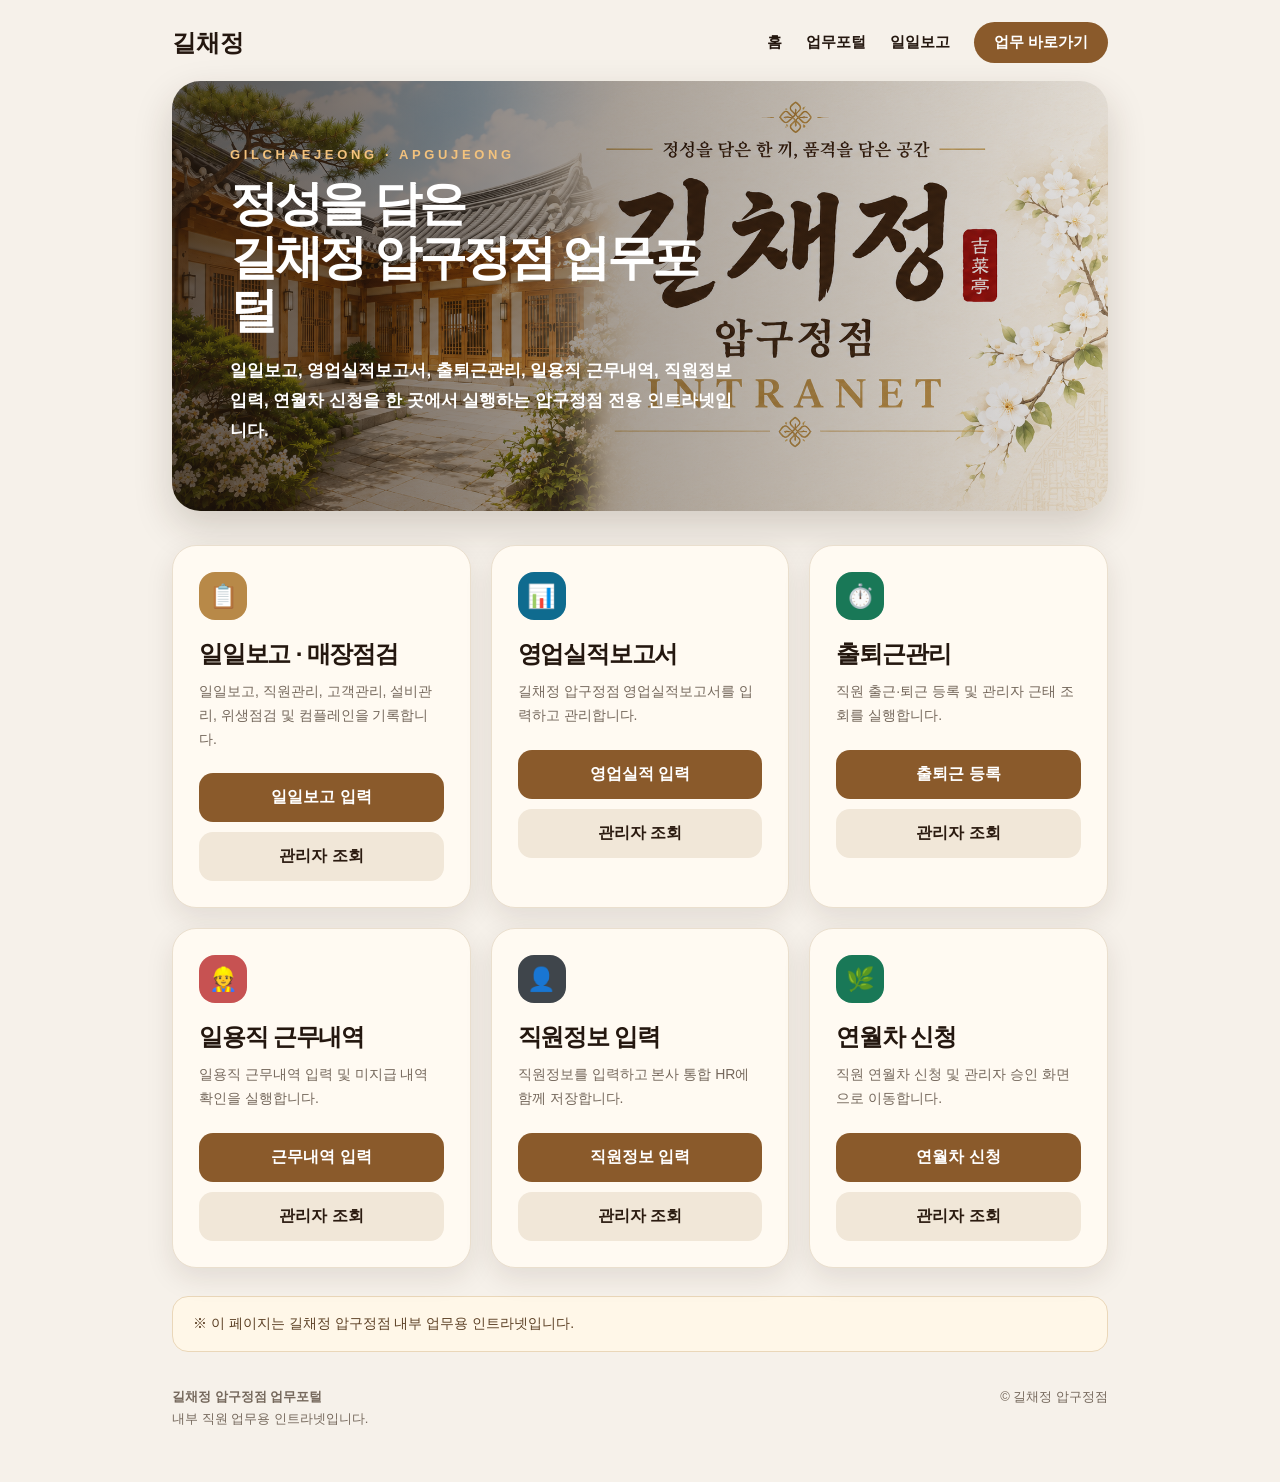
<file: index.html>
<!DOCTYPE html>
<html lang="ko">
<head>
<meta charset="UTF-8">
<meta name="viewport" content="width=device-width, initial-scale=1.0">

<title>길채정 압구정점 업무포털</title>

<link rel="manifest" href="manifest.json">
<meta name="theme-color" content="#2b1d12">
<link rel="apple-touch-icon" href="images/icon-192.png">

<style>

*{
  box-sizing:border-box;
}

body{
  margin:0;
  background:#f6f1ea;
  font-family:-apple-system,BlinkMacSystemFont,"Segoe UI","Noto Sans KR",Arial,sans-serif;
  color:#24170f;
}

a{
  text-decoration:none;
  color:inherit;
}

.badge-link{
  position:relative;
}

.badge-link{
  position:relative;
}

.unpaid-badge{
  display:none;
  position:absolute;
  top:-8px;
  right:-8px;

  min-width:24px;
  height:24px;
  padding:0 6px;

  border-radius:999px;

  background:#d93025;
  color:#fff;

  font-size:12px;
  font-weight:700;

  align-items:center;
  justify-content:center;
}

.unpaid-badge{
  display:none;
  position:absolute;
  right:18px;
  top:50%;
  transform:translateY(-50%);
  min-width:26px;
  height:26px;
  border-radius:999px;
  background:#d93025;
  color:#fff;
  font-size:13px;
  font-weight:900;
  align-items:center;
  justify-content:center;
}

.page{
  max-width:980px;
  margin:0 auto;
  padding:22px;
}

/* =========================
   NAV
========================= */

.nav{
  display:flex;
  justify-content:space-between;
  align-items:center;
  margin-bottom:18px;
}

.logo{
  font-size:24px;
  font-weight:900;
}

.nav-links{
  display:flex;
  gap:24px;
  align-items:center;
  font-size:15px;
  font-weight:800;
}

.nav-btn{
  background:#8a5a2b;
  color:#fff;
  padding:11px 20px;
  border-radius:999px;
}

/* =========================
   HERO
========================= */

.hero{
  height:430px;
  border-radius:28px;
  overflow:hidden;

  background:
    linear-gradient(
      90deg,
      rgba(35,22,13,.72),
      rgba(35,22,13,.38),
      rgba(35,22,13,.12)
    ),
    url("images/hero-gilchaejeong.png")
    center/cover no-repeat;

  box-shadow:0 16px 38px rgba(52,32,16,.18);

  display:flex;
  align-items:center;
}

.hero-text{
  padding-left:58px;
  max-width:560px;
  color:#fff;
}


.eyebrow{
  color:#f3c27d;
  font-size:13px;
  font-weight:900;
  letter-spacing:.28em;
  margin-bottom:15px;
}

.hero h1{
  margin:0;
  font-size:48px;
  line-height:1.12;
  letter-spacing:-.07em;
}

.hero p{
  margin:18px 0 0;
  font-size:17px;
  line-height:1.75;
  font-weight:600;
}

/* =========================
   GRID
========================= */

.grid{
  margin-top:34px;
  display:grid;
  grid-template-columns:repeat(3,1fr);
  gap:20px;
}

.card{
  background:#fffaf2;
  border:1px solid #eadfce;
  border-radius:24px;
  padding:26px;
  box-shadow:0 10px 28px rgba(52,32,16,.10);
}

.icon{
  width:48px;
  height:48px;
  border-radius:16px;
  display:grid;
  place-items:center;
  color:#fff;
  font-size:23px;
  margin-bottom:18px;
}

.gold{background:#b88948}
.blue{background:#0f6b8f}
.green{background:#197857}
.red{background:#c75252}
.dark{background:#3f454b}

.card h2{
  margin:0 0 10px;
  font-size:24px;
  letter-spacing:-.05em;
}

.card p{
  margin:0 0 22px;
  color:#75685c;
  font-size:14px;
  line-height:1.7;
}

/* =========================
   BUTTON
========================= */

.btn{
  display:block;
  width:100%;
  padding:14px;
  border-radius:14px;
  background:#8a5a2b;
  color:#fff;
  font-weight:900;
  text-align:center;
}

.btn.sub{
  margin-top:10px;
  background:#f1e7d8;
  color:#2b1b10;
}

/* =========================
   NOTICE
========================= */

.notice{
  margin-top:28px;
  padding:18px 20px;
  border-radius:16px;
  background:#fff7e8;
  border:1px solid #ead7b9;
  color:#5c4025;
  font-size:14px;
}

/* =========================
   FOOTER
========================= */

footer{
  margin-top:34px;
  padding-bottom:30px;
  display:flex;
  justify-content:space-between;
  color:#75685c;
  font-size:13px;
  line-height:1.7;
}

/* =========================
   MOBILE
========================= */

@media(max-width:760px){

  .page{
    padding:14px;
  }

  .nav{
    display:none;
  }

  .hero{
    height:360px;

    border-radius:24px;

    background:
      linear-gradient(
        rgba(35,22,13,.58),
        rgba(35,22,13,.58)
      ),
      url("images/hero-gilchaejeong.png")
      center/cover no-repeat;
  }

  .hero-text{
    padding:28px;
  }

  .hero h1{
    font-size:34px;
  }

  .hero p{
    font-size:15px;
  }

  .grid{
    grid-template-columns:1fr;
    gap:16px;
  }

  footer{
    display:block;
  }

}

</style>
</head>

<body>

<div class="page">

  <nav class="nav">

    <div class="logo">
      길채정
    </div>

    <div class="nav-links">
      <a href="index.html">홈</a>
      <a href="#work">업무포털</a>
      <a href="store-manager.html">일일보고</a>

      <a class="nav-btn" href="#work">
        업무 바로가기
      </a>
    </div>

  </nav>

  <header class="hero">

    <div class="hero-text">

      <div class="eyebrow">
        GILCHAEJEONG · APGUJEONG
      </div>

      
      <h1>
        정성을 담은<br>
        길채정 압구정점 업무포털
      </h1>

      <p>
        일일보고, 영업실적보고서, 출퇴근관리,
        일용직 근무내역, 직원정보 입력,
        연월차 신청을 한 곳에서 실행하는
        압구정점 전용 인트라넷입니다.
      </p>

    </div>

  </header>

  <main id="work" class="grid">

    <!-- 일일보고 -->

    <article class="card">

      <div class="icon gold">📋</div>

      <h2>일일보고 · 매장점검</h2>

      <p>
        일일보고, 직원관리,
        고객관리, 설비관리,
        위생점검 및 컴플레인을 기록합니다.
      </p>

      <a class="btn"
         href="store-manager.html"
         target="_blank">

         일일보고 입력

      </a>

      <a class="btn sub"
         href="https://docs.google.com/spreadsheets/d/17y41ZvviLKDlKe4K0AzdbazpEMPMdLOhz4hcxQqJ4EI/edit?gid=1294398191#gid=1294398191"
         target="_blank">

         관리자 조회

      </a>

    </article>

    <!-- 영업실적 -->

    <article class="card">

      <div class="icon blue">📊</div>

      <h2>영업실적보고서</h2>

      <p>
        길채정 압구정점
        영업실적보고서를 입력하고 관리합니다.
      </p>

      <a class="btn"
         href="https://script.google.com/macros/s/AKfycbx-QNqhusp57z6cxhKLcTymf0z5gx7mHkt9kOrcLEGIfxN9b-kgNlk8qtZ_VLWv57dA/exec"
         target="_blank">

         영업실적 입력

      </a>

      <a class="btn sub"
         href="https://docs.google.com/spreadsheets/d/1mmesI8_0POeqRJwcdyugLauWL0ZH4boPQn4w9YbRiT8/edit?gid=949326317#gid=949326317"
         target="_blank">

         관리자 조회

      </a>

    </article>

    <!-- 출퇴근 -->

    <article class="card">

      <div class="icon green">⏱️</div>

      <h2>출퇴근관리</h2>

      <p>
        직원 출근·퇴근 등록 및
        관리자 근태 조회를 실행합니다.
      </p>

      <a class="btn"
         href="https://thebigkorea.github.io/gilchaejeong-apgujeong/?v=10"
         target="_blank">

         출퇴근 등록

      </a>

      <a class="btn sub"
   href="https://thebigkorea.github.io/gilchaejeong-apgujeong/admin.html"
   target="_blank">

   관리자 조회

</a>

    </article>

    <!-- 일용직 -->

    <article class="card">

      <div class="icon red">👷</div>

      <h2>일용직 근무내역</h2>

      <p>
        일용직 근무내역 입력 및
        미지급 내역 확인을 실행합니다.
      </p>

      <a class="btn badge-link"
   href="daily-worker.html"
   target="_blank">

  근무내역 입력

  <span
    id="dailyUnpaidBadge"
    class="unpaid-badge">
  </span>

</a>

      <a class="btn sub badge-link"
   href="https://docs.google.com/spreadsheets/d/1UQ-ZTX7m5vncD3vAes77sLsB8kFPOnH759jt5EcZZuY/edit?gid=2024602370#gid=2024602370"
   target="_blank">

  관리자 조회

  
</a>

    </article>

    <!-- 직원정보 -->

    <article class="card">

      <div class="icon dark">👤</div>

      <h2>직원정보 입력</h2>

      <p>
        직원정보를 입력하고
        본사 통합 HR에 함께 저장합니다.
      </p>

      <a class="btn"
         href="employee-info.html"
         target="_blank">

         직원정보 입력

      </a>

      <a class="btn sub"
         href="https://docs.google.com/spreadsheets/d/1102TMFN5UtSoGKbz-3ijUK3Hl51jpzHKax3TgR7edU4/edit?gid=832174032#gid=832174032"
         target="_blank">

          관리자 조회

      </a>

    </article>

    <!-- 연월차 -->

    <article class="card">

      <div class="icon green">🌿</div>

      <h2>연월차 신청</h2>

      <p>
        직원 연월차 신청 및
        관리자 승인 화면으로 이동합니다.
      </p>

      <a class="btn"
         href="https://thebigkorea.github.io/gilchaejeong-apgujeong-leave/index.html?v=4"
         target="_blank">

         연월차 신청

      </a>

      <a class="btn sub"
         href="https://docs.google.com/spreadsheets/d/1upE-5l2KEoUCJ1mY9NGdv5bnoGPQ-OXrxicNio0gNBs/edit?gid=227282284#gid=227282284"
         target="_blank">

         관리자 조회

      </a>

    </article>

  </main>

  <div class="notice">
    ※ 이 페이지는 길채정 압구정점 내부 업무용 인트라넷입니다.
  </div>

  <footer>

    <div>
      <strong>길채정 압구정점 업무포털</strong><br>
      내부 직원 업무용 인트라넷입니다.
    </div>

    <div>
      © 길채정 압구정점
    </div>

  </footer>

</div>

<script>

if("serviceWorker" in navigator){

  window.addEventListener("load",function(){

    navigator.serviceWorker.register("./service-worker.js");

  });

}

</script>


<script>
const DAILY_WORKER_API_URL =
  "https://script.google.com/macros/s/AKfycbzjJ4xzZl96Wi4AcYrfKrEzIl-gY5iEZCUEiZ_th51mD2Kq97G13z883QIMjFf99sQE3w/exec";

async function loadDailyUnpaidBadge() {
  const badges = document.querySelectorAll(".unpaid-badge");

  if (!badges.length) return;

  try {
    const res = await fetch(
      DAILY_WORKER_API_URL +
      "?action=getDailyUnpaidCount&t=" +
      Date.now(),
      { cache: "no-store" }
    );

    const data = await res.json();
    const count = Number(data.count || 0);

    badges.forEach(function(badge) {
      if (count > 0) {
        badge.textContent = count > 99 ? "99+" : String(count);
        badge.style.display = "flex";
      } else {
        badge.style.display = "none";
      }
    });

  } catch (e) {
    console.log("일용직 미지급 배지 조회 실패", e);
  }
}

window.addEventListener("load", loadDailyUnpaidBadge);
</script>

</body>
</html>
</file>
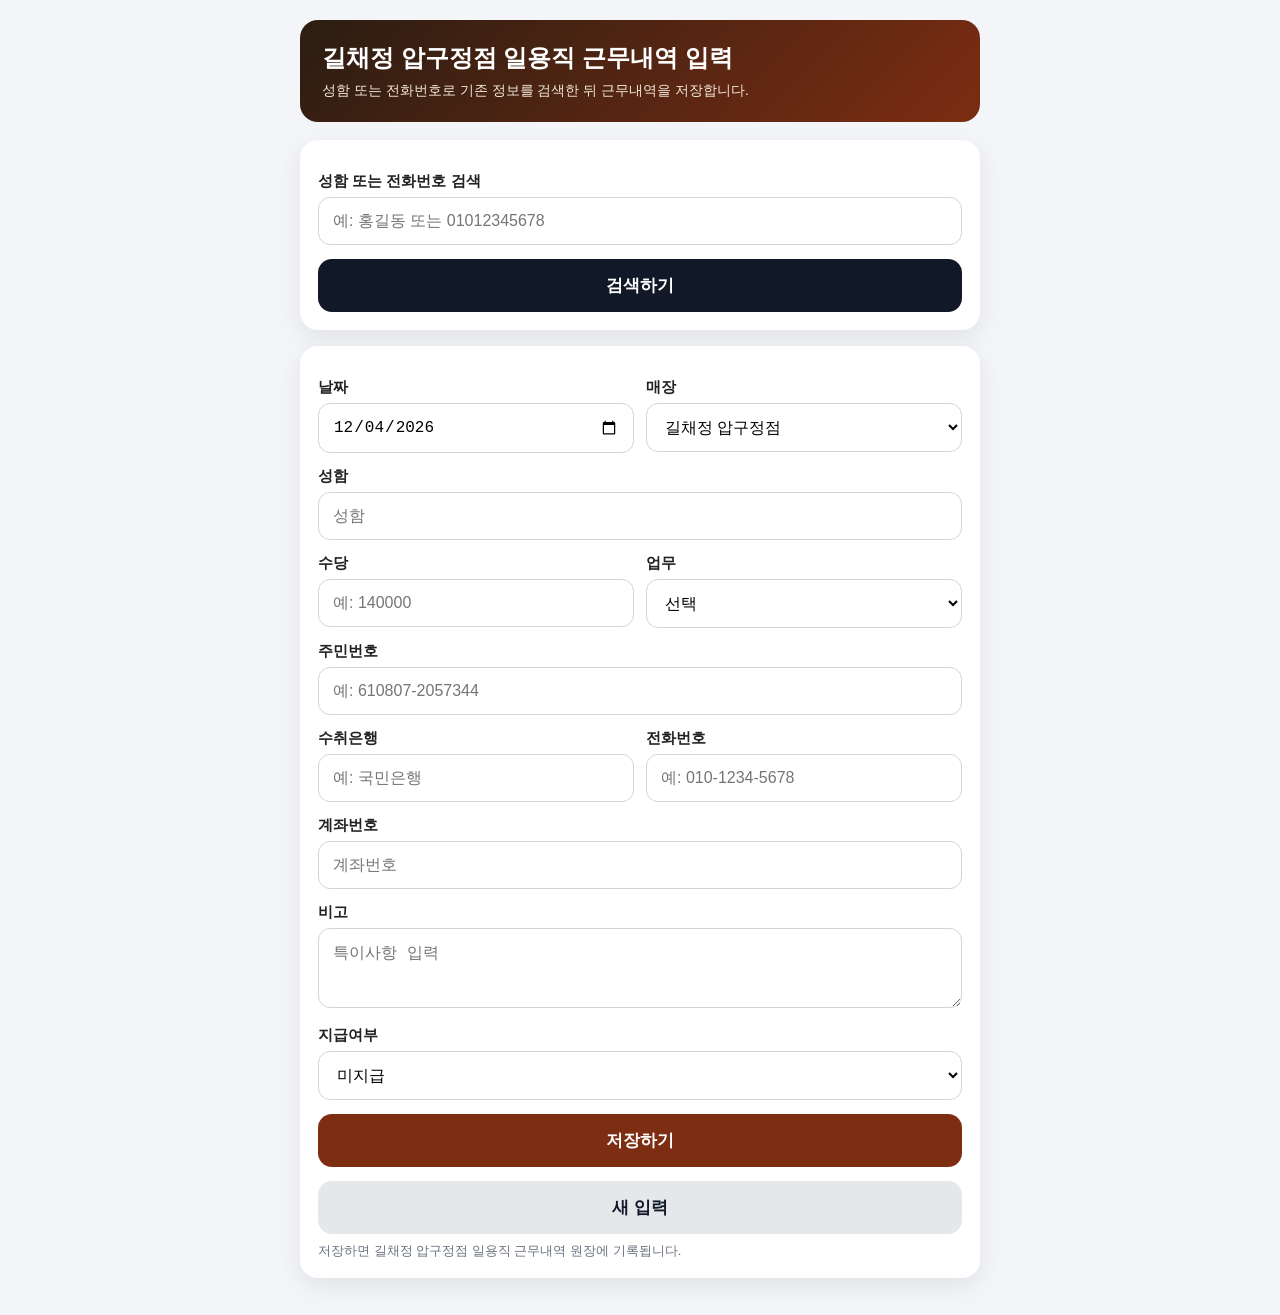
<file: daily-worker.html>
<!DOCTYPE html>
<html lang="ko">
<head>
<meta charset="UTF-8">
<meta name="viewport" content="width=device-width, initial-scale=1.0">
<title>길채정 압구정점 일용직 근무내역 입력</title>

<style>
*{box-sizing:border-box}

body{
  margin:0;
  font-family:Pretendard,-apple-system,BlinkMacSystemFont,"Segoe UI","Noto Sans KR",sans-serif;
  background:#f3f5f8;
  color:#222;
}

.wrap{
  max-width:720px;
  margin:0 auto;
  padding:20px;
}

.header{
  background:linear-gradient(135deg,#2b1d12,#7c2d12);
  color:white;
  padding:22px;
  border-radius:18px;
  margin-bottom:18px;
}

.header h1{
  margin:0;
  font-size:24px;
}

.header p{
  margin:8px 0 0;
  color:#f1e7d8;
  font-size:14px;
}

.card{
  background:white;
  border-radius:18px;
  padding:18px;
  box-shadow:0 8px 24px rgba(0,0,0,.08);
  margin-bottom:16px;
}

label{
  display:block;
  font-weight:700;
  margin:14px 0 6px;
  font-size:15px;
}

input,select,textarea{
  width:100%;
  padding:14px;
  border:1px solid #d1d5db;
  border-radius:12px;
  font-size:16px;
  background:#fff;
}

textarea{
  min-height:80px;
  resize:vertical;
}

.row{
  display:grid;
  grid-template-columns:1fr 1fr;
  gap:12px;
}

.btn{
  width:100%;
  border:0;
  border-radius:14px;
  padding:15px;
  font-size:17px;
  font-weight:800;
  cursor:pointer;
  margin-top:14px;
}

.btn-primary{
  background:#7c2d12;
  color:white;
}

.btn-dark{
  background:#111827;
  color:white;
}

.btn-light{
  background:#e5e7eb;
  color:#111827;
}

.btn:disabled{
  opacity:.5;
  cursor:not-allowed;
}

.result-item{
  border:1px solid #d1d5db;
  border-radius:14px;
  padding:14px;
  margin-top:10px;
  background:#f9fafb;
  cursor:pointer;
}

.result-item strong{
  font-size:17px;
}

.result-item p{
  margin:6px 0 0;
  color:#4b5563;
  font-size:14px;
  line-height:1.5;
}

.notice{
  padding:12px;
  border-radius:12px;
  margin-top:12px;
  font-size:14px;
  display:none;
}

.notice.ok{
  display:block;
  background:#dcfce7;
  color:#166534;
}

.notice.err{
  display:block;
  background:#fee2e2;
  color:#991b1b;
}

.small{
  color:#6b7280;
  font-size:13px;
  margin-top:8px;
}

@media(max-width:520px){
  .wrap{padding:14px}
  .row{grid-template-columns:1fr}
  .header h1{font-size:21px}
}
</style>
</head>

<body>

<div class="wrap">

  <div class="header">
    <h1>길채정 압구정점 일용직 근무내역 입력</h1>
    <p>성함 또는 전화번호로 기존 정보를 검색한 뒤 근무내역을 저장합니다.</p>
  </div>

  <div class="card">
    <label>성함 또는 전화번호 검색</label>
    <input id="keyword" type="text" placeholder="예: 홍길동 또는 01012345678">

    <button class="btn btn-dark" onclick="searchWorker()">검색하기</button>

    <div id="searchNotice" class="notice"></div>
    <div id="resultBox"></div>
  </div>

  <div class="card">

    <div class="row">
      <div>
        <label>날짜</label>
        <input id="date" type="date">
      </div>

      <div>
        <label>매장</label>
        <select id="store">
          <option value="길채정 압구정점">길채정 압구정점</option>
        </select>
      </div>
    </div>

    <label>성함</label>
    <input id="name" type="text" placeholder="성함">

    <div class="row">
      <div>
        <label>수당</label>
        <input id="allowance" type="number" placeholder="예: 140000">
      </div>

      <div>
        <label>업무</label>
        <select id="job">
          <option value="">선택</option>
          <option value="홀">홀</option>
          <option value="설거지">설거지</option>
          <option value="주방">주방</option>
          <option value="전처리">전처리</option>
          <option value="퇴식">퇴식</option>
          <option value="기타">기타</option>
        </select>
      </div>
    </div>

    <label>주민번호</label>
    <input id="rrn" type="text" placeholder="예: 610807-2057344">

    <div class="row">
      <div>
        <label>수취은행</label>
        <input id="bank" type="text" placeholder="예: 국민은행">
      </div>

      <div>
        <label>전화번호</label>
        <input id="phone" type="tel" placeholder="예: 010-1234-5678">
      </div>
    </div>

    <label>계좌번호</label>
    <input id="account" type="text" placeholder="계좌번호">

    <label>비고</label>
    <textarea id="memo" placeholder="특이사항 입력"></textarea>

    <label>지급여부</label>
    <select id="payStatus">
      <option value="미지급">미지급</option>
      <option value="지급완료">지급완료</option>
    </select>

    <button id="saveBtn" class="btn btn-primary" onclick="saveDailyWorker()">저장하기</button>
    <button class="btn btn-light" onclick="clearForm()">새 입력</button>

    <div id="saveNotice" class="notice"></div>
    <div class="small">저장하면 길채정 압구정점 일용직 근무내역 원장에 기록됩니다.</div>

  </div>

</div>

<script>
const API_URL =
  "https://script.google.com/macros/s/AKfycbzjJ4xzZl96Wi4AcYrfKrEzIl-gY5iEZCUEiZ_th51mD2Kq97G13z883QIMjFf99sQE3w/exec";

document.addEventListener("DOMContentLoaded", () => {
  const today = new Date();
  document.getElementById("date").value = today.toISOString().slice(0,10);
});

function showNotice(id,type,msg){
  const el = document.getElementById(id);
  el.className = "notice " + type;
  el.textContent = msg;
}

function clearNotice(id){
  const el = document.getElementById(id);
  el.className = "notice";
  el.textContent = "";
}

async function searchWorker(){
  const keyword = document.getElementById("keyword").value.trim();
  const resultBox = document.getElementById("resultBox");

  resultBox.innerHTML = "";
  clearNotice("searchNotice");

  if(!keyword){
    showNotice("searchNotice","err","성함 또는 전화번호를 입력해주세요.");
    return;
  }

  showNotice("searchNotice","ok","검색 중입니다...");

  try{
    const res = await fetch(
      API_URL + "?action=searchWorker&keyword=" + encodeURIComponent(keyword)
    );

    const json = await res.json();
    resultBox.innerHTML = "";

    if(!json.success || !json.data || json.data.length === 0){
      showNotice("searchNotice","err","기존 정보가 없습니다. 아래에 직접 입력해주세요.");
      document.getElementById("name").value = keyword;
      return;
    }

    showNotice("searchNotice","ok",json.data.length + "건의 기존 정보를 찾았습니다.");

    json.data.forEach(worker => {
      const div = document.createElement("div");
      div.className = "result-item";

      div.innerHTML = `
        <strong>${worker.name || ""} / ${formatPhone(worker.phone || "")}</strong>
        <p>
          은행: ${worker.bank || "-"}<br>
          계좌: ${worker.account || "-"}<br>
          최근업무: ${worker.lastJob || "-"} / 최근수당: ${worker.lastAllowance || "-"}
        </p>
      `;

      div.onclick = () => {
        if(confirm(`${worker.name} 님의 기존 정보로 입력하시겠습니까?`)){
          fillWorker(worker);
        }
      };

      resultBox.appendChild(div);
    });

  }catch(err){
    showNotice("searchNotice","err","검색 중 오류가 발생했습니다.");
  }
}

function fillWorker(worker){
  document.getElementById("name").value = worker.name || "";
  document.getElementById("phone").value = formatPhone(worker.phone || "");
  document.getElementById("rrn").value = worker.rrn || "";
  document.getElementById("bank").value = worker.bank || "";
  document.getElementById("account").value = worker.account || "";

  if(worker.lastJob) document.getElementById("job").value = worker.lastJob;
  if(worker.lastAllowance) document.getElementById("allowance").value = worker.lastAllowance;

  showNotice("searchNotice","ok","기존 정보를 불러왔습니다.");
}

async function saveDailyWorker(){
  clearNotice("saveNotice");

  const btn = document.getElementById("saveBtn");
  btn.disabled = true;
  btn.textContent = "저장 중...";

  const data = {
    action:"saveDailyWorker",

    date:document.getElementById("date").value,
    workDate:document.getElementById("date").value,

    store:document.getElementById("store").value,
    name:document.getElementById("name").value.trim(),

    allowance:document.getElementById("allowance").value,
    payAmount:document.getElementById("allowance").value,

    job:document.getElementById("job").value,
    workType:document.getElementById("job").value,

    rrn:document.getElementById("rrn").value.trim(),
    bank:document.getElementById("bank").value.trim(),
    account:document.getElementById("account").value.trim(),
    phone:document.getElementById("phone").value.trim(),
    memo:document.getElementById("memo").value.trim(),
    payStatus:document.getElementById("payStatus").value
  };

  if(!data.name){
    showNotice("saveNotice","err","성함을 입력해주세요.");
    resetButton();
    return;
  }

  if(!data.phone){
    showNotice("saveNotice","err","전화번호를 입력해주세요.");
    resetButton();
    return;
  }

  try{
    const res = await fetch(API_URL,{
      method:"POST",
      body:JSON.stringify(data)
    });

    const json = await res.json();

    if(json.success){
      showNotice("saveNotice","ok",json.message || "저장되었습니다.");
      document.getElementById("keyword").value = "";
      document.getElementById("resultBox").innerHTML = "";
    }else{
      showNotice("saveNotice","err",json.message || "저장에 실패했습니다.");
    }

  }catch(err){
    showNotice("saveNotice","err","저장 중 오류가 발생했습니다.");
  }

  resetButton();
}

function resetButton(){
  const btn = document.getElementById("saveBtn");
  btn.disabled = false;
  btn.textContent = "저장하기";
}

function clearForm(){
  document.getElementById("keyword").value = "";
  document.getElementById("resultBox").innerHTML = "";
  clearNotice("searchNotice");
  clearNotice("saveNotice");

  const today = new Date();
  document.getElementById("date").value = today.toISOString().slice(0,10);
  document.getElementById("store").value = "길채정 압구정점";
  document.getElementById("name").value = "";
  document.getElementById("allowance").value = "";
  document.getElementById("job").value = "";
  document.getElementById("rrn").value = "";
  document.getElementById("bank").value = "";
  document.getElementById("phone").value = "";
  document.getElementById("account").value = "";
  document.getElementById("memo").value = "";
  document.getElementById("payStatus").value = "미지급";
}

function formatPhone(phone){
  const num = String(phone || "").replace(/[^0-9]/g,"");

  if(num.length === 11){
    return num.replace(/(\d{3})(\d{4})(\d{4})/,"$1-$2-$3");
  }

  if(num.length === 10){
    return num.replace(/(\d{3})(\d{3})(\d{4})/,"$1-$2-$3");
  }

  return phone || "";
}
</script>

</body>
</html>
</file>
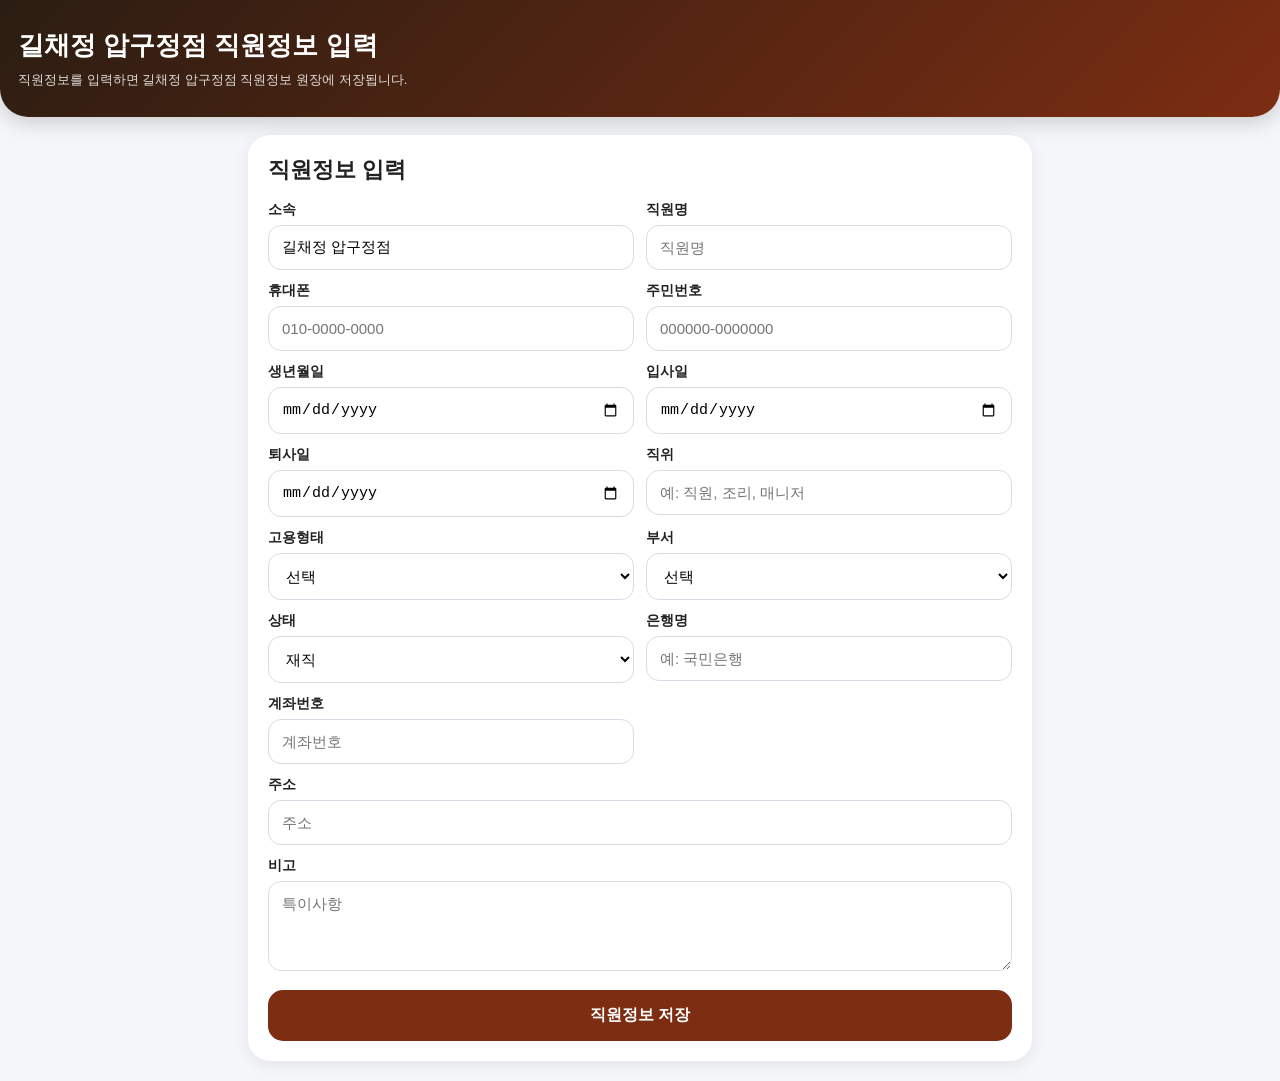
<file: employee-info.html>
<!DOCTYPE html>
<html lang="ko">
<head>
<meta charset="UTF-8">
<meta name="viewport" content="width=device-width, initial-scale=1.0">
<title>길채정 압구정점 직원정보 입력</title>

<style>
*{box-sizing:border-box}

body{
  margin:0;
  background:#f4f6f9;
  font-family:'Malgun Gothic',Arial,sans-serif;
  color:#222;
}

.header{
  background:linear-gradient(135deg,#2b1d12,#7c2d12);
  color:#fff;
  padding:28px 18px;
  border-bottom-left-radius:28px;
  border-bottom-right-radius:28px;
  box-shadow:0 5px 22px rgba(0,0,0,.18);
}

.header h1{
  margin:0;
  font-size:26px;
}

.header p{
  margin:8px 0 0;
  font-size:13px;
  opacity:.85;
}

.container{
  width:100%;
  max-width:820px;
  margin:0 auto;
  padding:18px;
}

.card{
  background:#fff;
  border-radius:22px;
  padding:20px;
  box-shadow:0 4px 16px rgba(0,0,0,.08);
}

h2{
  margin:0 0 16px;
  font-size:22px;
}

.form-grid{
  display:grid;
  grid-template-columns:repeat(2,1fr);
  gap:12px;
}

label{
  display:block;
  font-size:14px;
  font-weight:bold;
}

input,select,textarea{
  width:100%;
  margin-top:6px;
  border:1px solid #d7dce5;
  border-radius:13px;
  padding:13px;
  font-size:15px;
  background:#fff;
}

textarea{
  min-height:90px;
  resize:vertical;
}

.full{
  grid-column:1/-1;
}

button{
  width:100%;
  border:none;
  border-radius:15px;
  padding:15px;
  margin-top:16px;
  background:#7c2d12;
  color:#fff;
  font-size:16px;
  font-weight:bold;
  cursor:pointer;
}

button:disabled{
  opacity:.6;
  cursor:not-allowed;
}

.notice{
  display:none;
  margin-top:14px;
  padding:13px;
  border-radius:13px;
  font-size:14px;
}

.notice.ok{
  display:block;
  background:#dcfce7;
  color:#166534;
}

.notice.err{
  display:block;
  background:#fee2e2;
  color:#991b1b;
}

@media(max-width:760px){
  .form-grid{
    grid-template-columns:1fr;
  }

  .header h1{
    font-size:23px;
  }
}
</style>
</head>

<body>

<header class="header">
  <h1>길채정 압구정점 직원정보 입력</h1>
  <p>직원정보를 입력하면 길채정 압구정점 직원정보 원장에 저장됩니다.</p>
</header>

<main class="container">

  <section class="card">
    <h2>직원정보 입력</h2>

    <div class="form-grid">

      <label>
        소속
        <input id="workplace" type="text" value="길채정 압구정점" readonly>
      </label>

      <label>
        직원명
        <input id="name" type="text" placeholder="직원명">
      </label>

      <label>
        휴대폰
        <input id="phone" type="tel" inputmode="numeric" maxlength="13" placeholder="010-0000-0000">
      </label>

      <label>
        주민번호
        <input id="rrn" type="text" inputmode="numeric" maxlength="14" placeholder="000000-0000000">
      </label>

      <label>
        생년월일
        <input id="birth" type="date">
      </label>

      <label>
        입사일
        <input id="joinDate" type="date">
      </label>

      <label>
        퇴사일
        <input id="leaveDate" type="date">
      </label>

      <label>
        직위
        <input id="position" type="text" placeholder="예: 직원, 조리, 매니저">
      </label>

      <label>
        고용형태
        <select id="employmentType">
          <option value="">선택</option>
          <option>정규직 근로계약서</option>
          <option>계약직(아르바이트)</option>
          <option>사업소득자 용역계약서</option>
          <option>일용직</option>
        </select>
      </label>

      <label>
        부서
        <select id="department">
          <option value="">선택</option>
          <option>홀</option>
          <option>주방</option>
          <option>설거지</option>
          <option>전처리</option>
          <option>관리</option>
        </select>
      </label>

      <label>
        상태
        <select id="status">
          <option>재직</option>
          <option>퇴사</option>
          <option>휴직</option>
        </select>
      </label>

      <label>
        은행명
        <input id="bank" type="text" placeholder="예: 국민은행">
      </label>

      <label>
        계좌번호
        <input id="account" type="text" placeholder="계좌번호">
      </label>

      <label class="full">
        주소
        <input id="address" type="text" placeholder="주소">
      </label>

      <label class="full">
        비고
        <textarea id="memo" placeholder="특이사항"></textarea>
      </label>

    </div>

    <button id="saveBtn" onclick="saveEmployee()">직원정보 저장</button>

    <div id="saveNotice" class="notice"></div>
  </section>

</main>

<script>
const API_URL =
  "https://script.google.com/macros/s/AKfycbwCtmhLy4P7U0I8n6epdUgX2qAqCDWAOfP0o-Vq9m4KUloRBF4jOvXE0KKEOgZlvmbW/exec";

const phoneInput = document.getElementById("phone");
const rrnInput = document.getElementById("rrn");
const birthInput = document.getElementById("birth");

phoneInput.addEventListener("input", function(){
  this.value = formatPhone(this.value);
});

rrnInput.addEventListener("input", function(){
  this.value = formatRRN(this.value);
  setBirthFromRRN(this.value);
});

function val(id){
  return document.getElementById(id).value.trim();
}

function onlyNumber(value){
  return String(value || "").replace(/[^0-9]/g, "");
}

function formatPhone(value){
  const num = onlyNumber(value).slice(0,11);

  if(num.length <= 3) return num;
  if(num.length <= 7) return num.replace(/(\d{3})(\d+)/, "$1-$2");

  return num.replace(/(\d{3})(\d{4})(\d{0,4})/, "$1-$2-$3");
}

function formatRRN(value){
  const num = onlyNumber(value).slice(0,13);

  if(num.length <= 6) return num;

  return num.replace(/(\d{6})(\d{0,7})/, "$1-$2");
}

function setBirthFromRRN(rrn){
  const num = onlyNumber(rrn);

  if(num.length < 6){
    birthInput.value = "";
    return;
  }

  const yy = Number(num.slice(0,2));
  const mm = num.slice(2,4);
  const dd = num.slice(4,6);
  const genderCode = num.slice(6,7);

  let century = "19";

  if(
    genderCode === "3" ||
    genderCode === "4" ||
    genderCode === "7" ||
    genderCode === "8"
  ){
    century = "20";
  }

  if(!genderCode){
    const currentYY = Number(String(new Date().getFullYear()).slice(2));
    century = yy <= currentYY ? "20" : "19";
  }

  const yyyy = century + String(yy).padStart(2,"0");
  const birth = `${yyyy}-${mm}-${dd}`;
  const d = new Date(birth);

  if(
    d instanceof Date &&
    !isNaN(d) &&
    String(d.getFullYear()) === yyyy &&
    String(d.getMonth() + 1).padStart(2,"0") === mm &&
    String(d.getDate()).padStart(2,"0") === dd
  ){
    birthInput.value = birth;
  }
}

function showNotice(type,msg){
  const el = document.getElementById("saveNotice");
  el.className = "notice " + type;
  el.textContent = msg;
}

function clearNotice(){
  const el = document.getElementById("saveNotice");
  el.className = "notice";
  el.textContent = "";
}

async function postJson(url,data){
  const res = await fetch(url,{
    method:"POST",
    body:JSON.stringify(data)
  });

  return await res.json();
}

async function saveEmployee(){
  clearNotice();

  if(!API_URL || API_URL.includes("여기에")){
    showNotice("err","직원정보 Apps Script URL을 입력해야 합니다.");
    return;
  }

  const btn = document.getElementById("saveBtn");
  btn.disabled = true;
  btn.textContent = "저장 중...";

  const workplace = val("workplace");
  const name = val("name");
  const phone = formatPhone(val("phone"));
  const rrn = formatRRN(val("rrn"));
  const rrnNumber = onlyNumber(rrn);

  if(!name){
    showNotice("err","직원명을 입력해주세요.");
    resetButton();
    return;
  }

  if(onlyNumber(phone).length < 10){
    showNotice("err","휴대폰 번호를 정확히 입력해주세요.");
    resetButton();
    return;
  }

  if(rrnNumber.length !== 13){
    showNotice("err","주민번호 13자리를 정확히 입력해주세요.");
    resetButton();
    return;
  }

  const data = {
    action:"saveEmployee",

    workplace:workplace,
    workPlace:workplace,
    store:workplace,

    name:name,
    empName:name,
    phone:phone,

    rrn:rrn,
    residentNo:rrn,
    birth:val("birth"),

    address:val("address"),
    bank:val("bank"),
    account:val("account"),

    position:val("position"),
    employmentType:val("employmentType"),
    contractType:val("employmentType"),

    department:val("department"),
    status:val("status"),

    joinDate:val("joinDate"),
    startDate:val("joinDate"),
    leaveDate:val("leaveDate"),
    endDate:val("leaveDate"),

    memo:val("memo"),
    jobDuty:val("memo")
  };

  try{
    const result = await postJson(API_URL,data);

    if(!result.success){
      showNotice("err",result.message || "직원정보 저장 실패");
      resetButton();
      return;
    }

    showNotice("ok",result.message || "직원정보가 저장되었습니다.");
    clearForm();

  }catch(e){
    console.error(e);
    showNotice("err","저장 중 오류가 발생했습니다.");
  }

  resetButton();
}

function resetButton(){
  const btn = document.getElementById("saveBtn");
  btn.disabled = false;
  btn.textContent = "직원정보 저장";
}

function clearForm(){
  [
    "name",
    "phone",
    "rrn",
    "birth",
    "address",
    "bank",
    "account",
    "position",
    "joinDate",
    "leaveDate",
    "memo"
  ].forEach(id => {
    document.getElementById(id).value = "";
  });

  document.getElementById("employmentType").value = "";
  document.getElementById("department").value = "";
  document.getElementById("status").value = "재직";
}
</script>

</body>
</html>
</file>
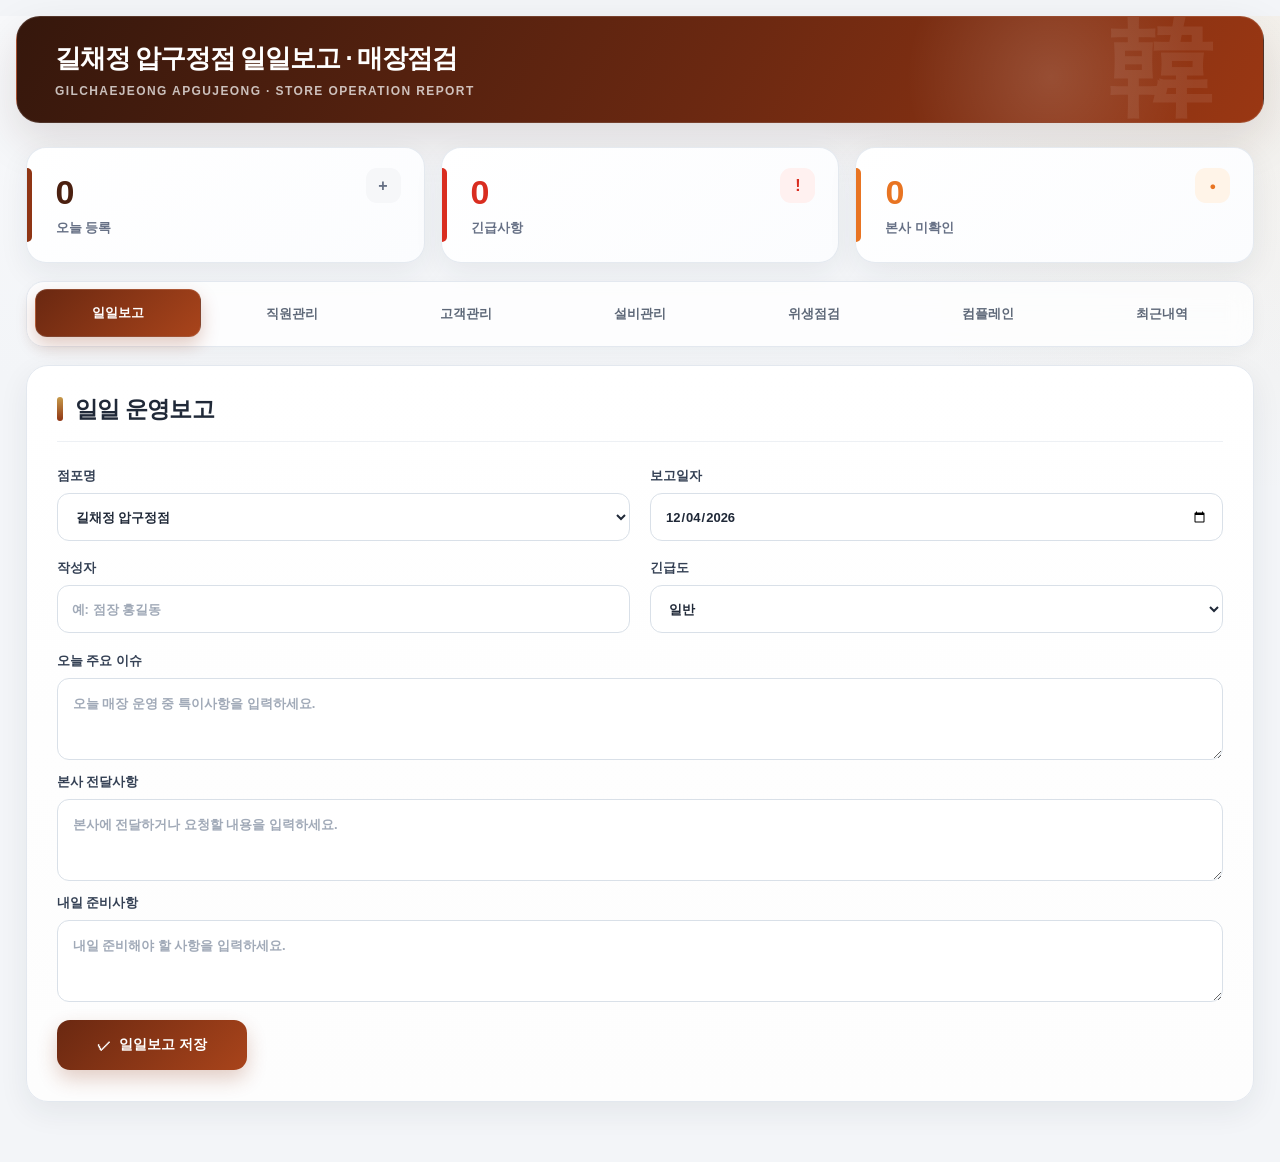
<file: store-manager.html>
<!DOCTYPE html>
<html lang="ko">
<head>
<meta charset="UTF-8">
<meta name="viewport" content="width=device-width, initial-scale=1.0">

<title>길채정 압구정점 일일보고 · 매장점검</title>

<link rel="stylesheet" href="store-manager.css">

</head>

<body>

<header class="header">

  <h1>
    길채정 압구정점 일일보고 · 매장점검
  </h1>

  <p>
    GILCHAEJEONG APGUJEONG · STORE OPERATION REPORT
  </p>

</header>

<main class="container">

  <!-- SUMMARY -->

  <section class="summary">

    <div class="summary-card">
      <strong id="todayCount">0</strong>
      <span>오늘 등록</span>
    </div>

    <div class="summary-card">
      <strong id="urgentCount">0</strong>
      <span>긴급사항</span>
    </div>

    <div class="summary-card">
      <strong id="pendingCount">0</strong>
      <span>본사 미확인</span>
    </div>

  </section>

  <!-- TABS -->

  <section class="tabs">

    <button class="tab active"
            onclick="showTab('daily', this)">
      일일보고
    </button>

    <button class="tab"
            onclick="showTab('employee', this)">
      직원관리
    </button>

    <button class="tab"
            onclick="showTab('customer', this)">
      고객관리
    </button>

    <button class="tab"
            onclick="showTab('facility', this)">
      설비관리
    </button>

    <button class="tab"
            onclick="showTab('hygiene', this)">
      위생점검
    </button>

    <button class="tab"
            onclick="showTab('complaint', this)">
      컴플레인
    </button>

    <button class="tab"
            onclick="showTab('history', this)">
      최근내역
    </button>

  </section>

  <!-- DAILY -->

  <section id="daily" class="panel active">

    <h2>일일 운영보고</h2>

    <div class="form-grid">

      <label>
        점포명
        <select id="dailyStore">
          <option>길채정 압구정점</option>
        </select>
      </label>

      <label>
        보고일자
        <input type="date" id="dailyDate">
      </label>

      <label>
        작성자
        <input type="text"
               id="dailyWriter"
               placeholder="예: 점장 홍길동">
      </label>

      <label>
        긴급도
        <select id="dailyUrgency">
          <option>일반</option>
          <option>중요</option>
          <option>긴급</option>
        </select>
      </label>

    </div>

    <label class="full-label">

      오늘 주요 이슈

      <textarea id="dailyIssue"
                placeholder="오늘 매장 운영 중 특이사항을 입력하세요."></textarea>

    </label>

    <label class="full-label">

      본사 전달사항

      <textarea id="dailyRequest"
                placeholder="본사에 전달하거나 요청할 내용을 입력하세요."></textarea>

    </label>

    <label class="full-label">

      내일 준비사항

      <textarea id="dailyTomorrow"
                placeholder="내일 준비해야 할 사항을 입력하세요."></textarea>

    </label>

    <button class="primary"
            onclick="saveDailyReport()">

      일일보고 저장

    </button>

  </section>

  <!-- 직원관리 -->

  <section id="employee" class="panel">

    <h2>직원관리 기록</h2>

    <div class="form-grid">

      <label>
        점포명
        <select id="employeeStore">
          <option>길채정 압구정점</option>
        </select>
      </label>

      <label>
        일자
        <input type="date" id="employeeDate">
      </label>

      <label>
        직원명
        <input type="text"
               id="employeeName"
               placeholder="직원명">
      </label>

      <label>
        관리구분
        <select id="employeeType">
          <option>근태</option>
          <option>지각</option>
          <option>결근</option>
          <option>교육</option>
          <option>복장/유니폼</option>
          <option>근무태도</option>
          <option>기타</option>
        </select>
      </label>

      <label>
        긴급도
        <select id="employeeUrgency">
          <option>일반</option>
          <option>중요</option>
          <option>긴급</option>
        </select>
      </label>

      <label>
        처리상태
        <select id="employeeStatus">
          <option>기록</option>
          <option>조치중</option>
          <option>완료</option>
        </select>
      </label>

    </div>

    <label class="full-label">

      내용

      <textarea id="employeeMemo"
                placeholder="직원 관련 기록을 입력하세요."></textarea>

    </label>

    <button class="primary"
            onclick="saveEmployeeLog()">

      직원관리 저장

    </button>

  </section>

  <!-- 고객관리 -->

  <section id="customer" class="panel">

    <h2>고객관리 기록</h2>

    <div class="form-grid">

      <label>
        점포명
        <select id="customerStore">
          <option>길채정 압구정점</option>
        </select>
      </label>

      <label>
        일자
        <input type="date" id="customerDate">
      </label>

      <label>
        고객명 / 단체명
        <input type="text"
               id="customerName"
               placeholder="고객명 또는 단체명">
      </label>

      <label>
        고객구분
        <select id="customerType">
          <option>일반고객</option>
          <option>단체예약</option>
          <option>VIP</option>
          <option>외국인</option>
          <option>기타</option>
        </select>
      </label>

      <label>
        방문 / 예약시간
        <input type="time" id="customerTime">
      </label>

      <label>
        긴급도
        <select id="customerUrgency">
          <option>일반</option>
          <option>중요</option>
          <option>긴급</option>
        </select>
      </label>

    </div>

    <label class="full-label">

      요청사항 / 특이사항

      <textarea id="customerMemo"
                placeholder="고객 요청사항이나 특이사항을 입력하세요."></textarea>

    </label>

    <button class="primary"
            onclick="saveCustomerLog()">

      고객관리 저장

    </button>

  </section>

  <!-- 설비관리 -->

  <section id="facility" class="panel">

    <h2>매장설비 관리</h2>

    <div class="form-grid">

      <label>
        점포명
        <select id="facilityStore">
          <option>길채정 압구정점</option>
        </select>
      </label>

      <label>
        일자
        <input type="date" id="facilityDate">
      </label>

      <label>
        설비구분
        <select id="facilityType">
          <option>냉장고</option>
          <option>냉동고</option>
          <option>주방기기</option>
          <option>POS</option>
          <option>조명</option>
          <option>전기</option>
          <option>기타</option>
        </select>
      </label>

      <label>
        상태
        <select id="facilityStatus">
          <option>정상</option>
          <option>점검필요</option>
          <option>수리요청</option>
          <option>수리완료</option>
        </select>
      </label>

    </div>

    <label class="full-label">

      내용

      <textarea id="facilityMemo"
                placeholder="설비 상태 및 조치 내용을 입력하세요."></textarea>

    </label>

    <button class="primary"
            onclick="saveFacilityLog()">

      설비관리 저장

    </button>

  </section>

  <!-- 위생 -->

  <section id="hygiene" class="panel">

    <h2>위생·청소 점검</h2>

    <div class="form-grid">

      <label>
        점포명
        <select id="hygieneStore">
          <option>길채정 압구정점</option>
        </select>
      </label>

      <label>
        점검일자
        <input type="date" id="hygieneDate">
      </label>

      <label>
        점검구분
        <select id="hygieneType">
          <option>홀 청소</option>
          <option>주방 청소</option>
          <option>냉장고 온도</option>
          <option>식자재 상태</option>
          <option>위생교육</option>
          <option>기타</option>
        </select>
      </label>

      <label>
        점검결과
        <select id="hygieneResult">
          <option>양호</option>
          <option>주의</option>
          <option>불량</option>
          <option>조치완료</option>
        </select>
      </label>

    </div>

    <label class="full-label">

      점검 내용

      <textarea id="hygieneMemo"
                placeholder="점검 내용과 조치사항을 입력하세요."></textarea>

    </label>

    <button class="primary"
            onclick="saveHygieneLog()">

      위생점검 저장

    </button>

  </section>

  <!-- 컴플레인 -->

  <section id="complaint" class="panel">

    <h2>컴플레인 / 사고 기록</h2>

    <div class="form-grid">

      <label>
        점포명
        <select id="complaintStore">
          <option>길채정 압구정점</option>
        </select>
      </label>

      <label>
        발생일자
        <input type="date" id="complaintDate">
      </label>

      <label>
        구분
        <select id="complaintType">
          <option>음식</option>
          <option>서비스</option>
          <option>대기시간</option>
          <option>직원응대</option>
          <option>시설</option>
          <option>기타</option>
        </select>
      </label>

    </div>

    <label class="full-label">

      내용 및 조치사항

      <textarea id="complaintMemo"
                placeholder="컴플레인 또는 사고 내용을 입력하세요."></textarea>

    </label>

    <button class="primary"
            onclick="saveComplaintLog()">

      컴플레인 저장

    </button>

  </section>

  <!-- 최근내역 -->

  <section id="history" class="panel">

  <div class="history-header">

    <div>
      <h2>최근 등록내역</h2>

      <p class="history-description">
        본사 확인상태와 처리내용을 함께 확인할 수 있습니다.
      </p>
    </div>

    <button
      type="button"
      class="history-refresh-btn"
      onclick="loadRecentLogs()">
      ↻ 최근내역 새로고침
    </button>

  </div>

  <div class="history-status-guide">

    <span class="history-guide-item status-pending">
      본사 미확인
    </span>

    <span class="history-guide-item status-check">
      확인사항
    </span>

    <span class="history-guide-item status-supplement">
      보완요청
    </span>

    <span class="history-guide-item status-action">
      조치필요
    </span>

    <span class="history-guide-item status-complete">
      처리완료
    </span>

  </div>

  <div
    id="recentList"
    class="recent-list">

    <div class="recent-loading">
      최근내역을 불러오는 중입니다.
    </div>

  </div>

</section>

</main>

<script src="store-manager.js"></script>

</body>
</html>
</file>
<file: store-manager.css>
/* =========================================================
   한국의집 매장 운영관리 · 대시보드 디자인 업그레이드
   기존 기능 및 HTML 구조는 변경하지 않음
========================================================= */

:root {
  --kh-bg: #f3f5f8;
  --kh-surface: #ffffff;
  --kh-surface-soft: #faf8f5;

  --kh-brown-950: #35170c;
  --kh-brown-900: #4b2010;
  --kh-brown-800: #6a2811;
  --kh-brown-700: #8f3514;
  --kh-brown-600: #a9441b;

  --kh-gold: #c79a4a;
  --kh-gold-soft: #f7ead2;

  --kh-text: #202938;
  --kh-text-soft: #667085;
  --kh-border: #e3e8ef;

  --kh-red: #d92d20;
  --kh-orange: #e87422;
  --kh-green: #16865c;
  --kh-blue: #2563eb;

  --kh-shadow:
    0 10px 30px rgba(29, 41, 57, 0.07);

  --kh-shadow-strong:
    0 18px 45px rgba(56, 25, 13, 0.13);
}


/* =========================================================
   전체 화면
========================================================= */

* {
  box-sizing: border-box;
}

html {
  min-height: 100%;
  background: var(--kh-bg);
}

body {
  min-height: 100vh;
  margin: 0;
  background:
    radial-gradient(
      circle at top right,
      rgba(199, 154, 74, 0.09),
      transparent 28%
    ),
    linear-gradient(
      180deg,
      #f8f9fb 0,
      var(--kh-bg) 360px
    );

  color: var(--kh-text);

  font-family:
    "Noto Sans KR",
    "Apple SD Gothic Neo",
    "Malgun Gothic",
    Arial,
    sans-serif;
}


/* =========================================================
   상단 헤더
========================================================= */

.header {
  position: relative;
  overflow: hidden;

  width: calc(100% - 32px);
  max-width: 1880px;

  margin: 16px auto 0;
  padding: 30px 38px 31px;

  border: 1px solid rgba(255, 255, 255, 0.12);
  border-radius: 24px;

  background:
    linear-gradient(
      118deg,
      var(--kh-brown-950) 0%,
      var(--kh-brown-800) 55%,
      #9a3713 100%
    );

  box-shadow: var(--kh-shadow-strong);

  color: #ffffff;
}

.header::before {
  content: "";

  position: absolute;
  top: -90px;
  right: 5%;

  width: 300px;
  height: 300px;

  border-radius: 50%;

  background:
    radial-gradient(
      circle,
      rgba(255, 255, 255, 0.14),
      rgba(255, 255, 255, 0) 68%
    );
}

.header::after {
  content: "韓";

  position: absolute;
  top: 50%;
  right: 50px;

  transform: translateY(-50%);

  color: rgba(255, 255, 255, 0.08);

  font-family: serif;
  font-size: 105px;
  font-weight: 900;
  line-height: 1;
}

.header h1 {
  position: relative;
  z-index: 1;

  margin: 0;

  color: #ffffff;

  font-size: clamp(25px, 2vw, 34px);
  font-weight: 900;
  letter-spacing: -1.2px;
}

.header p {
  position: relative;
  z-index: 1;

  margin: 8px 0 0;

  color: rgba(255, 255, 255, 0.72);

  font-size: 12px;
  font-weight: 700;
  letter-spacing: 1.4px;
}


/* =========================================================
   메인 컨테이너
========================================================= */

.container {
  width: min(96%, 1500px);
  max-width: 1500px;

  margin: 0 auto;
  padding: 24px 0 60px;
}


/* =========================================================
   상단 요약 카드
========================================================= */

.summary {
  display: grid;
  grid-template-columns: repeat(3, minmax(0, 1fr));
  gap: 16px;

  margin-bottom: 18px;
}

.summary-card {
  position: relative;
  overflow: hidden;

  display: flex;
  flex-direction: column;
  align-items: flex-start;
  justify-content: center;

  min-height: 116px;
  padding: 22px 24px 21px 29px;

  border: 1px solid rgba(227, 232, 239, 0.9);
  border-radius: 20px;

  background:
    linear-gradient(
      145deg,
      #ffffff 0%,
      #fbfcfe 100%
    );

  box-shadow: var(--kh-shadow);
}

.summary-card::before {
  content: "";

  position: absolute;
  top: 20px;
  bottom: 20px;
  left: 0;

  width: 5px;

  border-radius: 0 5px 5px 0;

  background: var(--kh-brown-700);
}

.summary-card:nth-child(2)::before {
  background: var(--kh-red);
}

.summary-card:nth-child(3)::before {
  background: var(--kh-orange);
}

.summary-card::after {
  position: absolute;
  top: 20px;
  right: 23px;

  display: flex;
  align-items: center;
  justify-content: center;

  width: 35px;
  height: 35px;

  border-radius: 11px;

  background: #f6f7f9;

  color: var(--kh-text-soft);

  font-size: 16px;
  font-weight: 900;
}

.summary-card:nth-child(1)::after {
  content: "+";
}

.summary-card:nth-child(2)::after {
  content: "!";
  color: var(--kh-red);
  background: #fff1f0;
}

.summary-card:nth-child(3)::after {
  content: "●";
  color: var(--kh-orange);
  background: #fff4e8;
  font-size: 11px;
}

.summary-card strong {
  display: block;

  color: var(--kh-brown-900);

  font-size: 34px;
  font-weight: 900;
  line-height: 1;
  letter-spacing: -1px;
}

.summary-card:nth-child(2) strong {
  color: var(--kh-red);
}

.summary-card:nth-child(3) strong {
  color: var(--kh-orange);
}

.summary-card span {
  display: block;

  margin-top: 10px;

  color: var(--kh-text-soft);

  font-size: 13px;
  font-weight: 800;
}


/* =========================================================
   탭 메뉴
========================================================= */

.tabs {
  display: grid;
  grid-template-columns: repeat(7, minmax(100px, 1fr));
  gap: 8px;

  margin-bottom: 18px;
  padding: 8px;

  border: 1px solid var(--kh-border);
  border-radius: 18px;

  background: rgba(255, 255, 255, 0.78);

  box-shadow:
    0 5px 16px rgba(29, 41, 57, 0.04);

  backdrop-filter: blur(12px);
}

.tab {
  min-height: 48px;
  padding: 9px 12px;

  border: 1px solid transparent;
  border-radius: 12px;

  background: transparent;

  color: #5e6878;

  font-size: 13px;
  font-weight: 850;

  cursor: pointer;

  transition:
    background 0.18s ease,
    color 0.18s ease,
    transform 0.18s ease,
    box-shadow 0.18s ease;
}

.tab:hover {
  color: var(--kh-brown-800);
  background: #f9f2ec;
}

.tab.active {
  border-color: rgba(255, 255, 255, 0.12);

  background:
    linear-gradient(
      135deg,
      var(--kh-brown-800),
      var(--kh-brown-600)
    );

  color: #ffffff;

  box-shadow:
    0 8px 18px rgba(143, 53, 20, 0.25);

  transform: translateY(-1px);
}


/* =========================================================
   입력 패널
========================================================= */

.panel {
  display: none;

  position: relative;

  padding: 28px 30px 31px;

  border: 1px solid var(--kh-border);
  border-radius: 22px;

  background:
    linear-gradient(
      180deg,
      #ffffff 0%,
      #fdfdfd 100%
    );

  box-shadow: var(--kh-shadow);
}

.panel.active {
  display: block;
  animation: khPanelOpen 0.24s ease;
}

@keyframes khPanelOpen {
  from {
    opacity: 0;
    transform: translateY(5px);
  }

  to {
    opacity: 1;
    transform: translateY(0);
  }
}

.panel > h2 {
  position: relative;

  margin: 0 0 25px;
  padding: 0 0 16px 18px;

  border-bottom: 1px solid #edf0f4;

  color: var(--kh-text);

  font-size: 23px;
  font-weight: 900;
  letter-spacing: -0.7px;
}

.panel > h2::before {
  content: "";

  position: absolute;
  top: 3px;
  left: 0;

  width: 6px;
  height: 24px;

  border-radius: 5px;

  background:
    linear-gradient(
      180deg,
      var(--kh-gold),
      var(--kh-brown-700)
    );
}


/* =========================================================
   폼 배치
========================================================= */

.form-grid {
  display: grid;
  grid-template-columns: repeat(2, minmax(0, 1fr));
  gap: 18px 20px;

  margin-bottom: 19px;
}

label {
  display: flex;
  flex-direction: column;
  gap: 8px;

  color: #344054;

  font-size: 13px;
  font-weight: 850;
}

.full-label {
  display: flex;
  margin-top: 17px;
}


/* =========================================================
   입력 요소
========================================================= */

input,
select,
textarea {
  width: 100%;

  border: 1px solid #d9e0e8;
  border-radius: 12px;

  outline: none;

  background: #ffffff;

  color: var(--kh-text);

  font: inherit;

  transition:
    border-color 0.18s ease,
    box-shadow 0.18s ease,
    background 0.18s ease;
}

input,
select {
  min-height: 48px;
  padding: 10px 14px;
}

textarea {
  min-height: 108px;
  padding: 14px 15px;

  line-height: 1.65;

  resize: vertical;
}

input:hover,
select:hover,
textarea:hover {
  border-color: #c7d0dc;
}

input:focus,
select:focus,
textarea:focus {
  border-color: var(--kh-brown-600);

  background: #fffdfb;

  box-shadow:
    0 0 0 4px rgba(169, 68, 27, 0.1);
}

input::placeholder,
textarea::placeholder {
  color: #a1aab8;
}


/* =========================================================
   저장 버튼
========================================================= */

.primary {
  display: inline-flex;
  align-items: center;
  justify-content: center;

  min-width: 190px;
  min-height: 50px;

  margin-top: 22px;
  padding: 12px 25px;

  border: 0;
  border-radius: 13px;

  background:
    linear-gradient(
      135deg,
      var(--kh-brown-800),
      var(--kh-brown-600)
    );

  color: #ffffff;

  font-size: 14px;
  font-weight: 900;

  box-shadow:
    0 9px 20px rgba(143, 53, 20, 0.24);

  cursor: pointer;

  transition:
    transform 0.17s ease,
    box-shadow 0.17s ease,
    filter 0.17s ease;
}

.primary::before {
  content: "✓";
  margin-right: 8px;
  font-size: 14px;
}

.primary:hover {
  transform: translateY(-2px);

  box-shadow:
    0 13px 25px rgba(143, 53, 20, 0.29);

  filter: brightness(1.04);
}

.primary:active {
  transform: translateY(0);
}


/* =========================================================
   최근내역
========================================================= */

.recent-list {
  display: grid;
  gap: 13px;
  margin-top: 18px;
}

.log-card,
.recent-item {
  position: relative;

  padding: 18px 19px;

  border: 1px solid var(--kh-border);
  border-radius: 15px;

  background: #ffffff;

  box-shadow:
    0 5px 15px rgba(29, 41, 57, 0.04);
}

.log-card:hover,
.recent-item:hover {
  border-color: #d6c2b7;

  box-shadow:
    0 9px 22px rgba(56, 25, 13, 0.08);
}

.log-title {
  padding-right: 80px;

  color: var(--kh-text);

  font-size: 15px;
  font-weight: 900;
}

.log-meta {
  margin-top: 10px;

  color: #596579;

  font-size: 13px;
  line-height: 1.75;
}

.badge {
  display: inline-flex;
  align-items: center;
  justify-content: center;

  min-height: 26px;
  padding: 4px 9px;

  border-radius: 999px;

  font-size: 11px;
  font-weight: 900;
}

.log-card > .badge {
  position: absolute;
  top: 16px;
  right: 16px;
}

.badge.normal {
  background: #eef2f6;
  color: #526174;
}

.badge.important {
  background: #fff2d9;
  color: #9a5b00;
}

.badge.urgent {
  background: #fee4e2;
  color: #b42318;
}


/* =========================================================
   최근내역 본사 처리상태
========================================================= */

.history-header {
  display: flex;
  align-items: flex-start;
  justify-content: space-between;
  gap: 18px;

  margin-bottom: 20px;
  padding-bottom: 17px;

  border-bottom: 1px solid #edf0f4;
}

.history-header h2 {
  position: relative;

  margin: 0;
  padding-left: 18px;

  color: var(--kh-text);

  font-size: 23px;
  font-weight: 900;
}

.history-header h2::before {
  content: "";

  position: absolute;
  top: 2px;
  left: 0;

  width: 6px;
  height: 24px;

  border-radius: 5px;

  background:
    linear-gradient(
      180deg,
      var(--kh-gold),
      var(--kh-brown-700)
    );
}

.history-description {
  margin: 7px 0 0 18px;

  color: var(--kh-text-soft);

  font-size: 13px;
}

.history-refresh-btn {
  min-height: 42px;
  padding: 9px 15px;

  border: 1px solid #d6b8a8;
  border-radius: 11px;

  background: #fffaf6;

  color: var(--kh-brown-700);

  font-weight: 850;

  cursor: pointer;
}

.history-refresh-btn:hover {
  border-color: var(--kh-brown-700);
  background: #fff3eb;
}

.history-status-guide {
  display: flex;
  flex-wrap: wrap;
  gap: 8px;

  margin: 17px 0;
  padding: 13px 14px;

  border: 1px solid var(--kh-border);
  border-radius: 13px;

  background: #f8fafc;
}

.history-guide-item,
.recent-status-badge {
  display: inline-flex;
  align-items: center;
  justify-content: center;

  min-height: 29px;
  padding: 5px 10px;

  border-radius: 999px;

  font-size: 11px;
  font-weight: 900;
}

.status-pending {
  background: #eef2f6;
  color: #526174;
}

.status-check {
  background: #e5efff;
  color: #245bc7;
}

.status-supplement {
  background: #fff0dc;
  color: #b45309;
}

.status-action {
  background: #fee4e2;
  color: #b42318;
}

.status-complete {
  background: #dcfce7;
  color: #137a4d;
}

.recent-loading {
  padding: 34px 18px;

  border: 1px dashed #cfd7e3;
  border-radius: 14px;

  background: #fbfcfd;

  color: var(--kh-text-soft);

  text-align: center;
}

.recent-item.urgent {
  border-left: 5px solid var(--kh-red);
}

.recent-item-header {
  display: flex;
  align-items: flex-start;
  justify-content: space-between;
  gap: 15px;
}

.recent-item-title {
  color: var(--kh-text);

  font-size: 16px;
  font-weight: 900;
}

.recent-item-meta {
  margin-top: 6px;

  color: var(--kh-text-soft);

  font-size: 12px;
}

.recent-content {
  margin-top: 14px;

  color: #465368;

  font-size: 13px;
  line-height: 1.75;
  white-space: pre-line;
}

.recent-content strong {
  display: inline-block;
  min-width: 61px;

  color: #263348;
}

.head-office-feedback {
  margin-top: 15px;
  padding: 15px 16px;

  border: 1px solid #f0cdb3;
  border-radius: 13px;

  background:
    linear-gradient(
      135deg,
      #fff9f3,
      #fff4ea
    );
}

.head-office-feedback-title {
  margin-bottom: 7px;

  color: var(--kh-brown-700);

  font-size: 12px;
  font-weight: 900;
}

.head-office-feedback-content {
  color: #713a22;

  font-size: 13px;
  line-height: 1.7;
  white-space: pre-line;
}

.head-office-checked-at {
  margin-top: 8px;

  color: #9b6b55;

  font-size: 11px;
}


/* =========================================================
   넓은 데스크톱 화면
========================================================= */

@media (min-width: 1400px) {
  .container {
    width: min(94%, 1500px);
  }

  .panel {
    padding: 32px 36px 35px;
  }

  .form-grid {
    gap: 20px 25px;
  }

  textarea {
    min-height: 120px;
  }
}


/* =========================================================
   태블릿
========================================================= */

@media (max-width: 1050px) {
  .tabs {
    grid-template-columns:
      repeat(4, minmax(120px, 1fr));
  }
}


/* =========================================================
   모바일
========================================================= */

@media (max-width: 720px) {
  .header {
    width: calc(100% - 20px);

    margin-top: 10px;
    padding: 24px 21px;

    border-radius: 18px;
  }

  .header::after {
    right: 15px;
    font-size: 75px;
  }

  .container {
    width: calc(100% - 20px);
    padding-top: 16px;
  }

  .summary {
    grid-template-columns: 1fr;
    gap: 10px;
  }

  .summary-card {
    min-height: 91px;
    padding: 17px 20px 17px 25px;
  }

  .summary-card strong {
    font-size: 29px;
  }

  .tabs {
    grid-template-columns:
      repeat(2, minmax(0, 1fr));

    gap: 7px;
    padding: 7px;
  }

  .tab {
    min-height: 44px;
  }

  .panel {
    padding: 23px 18px 25px;
    border-radius: 17px;
  }

  .panel > h2,
  .history-header h2 {
    font-size: 20px;
  }

  .form-grid {
    grid-template-columns: 1fr;
    gap: 15px;
  }

  input,
  select {
    min-height: 47px;
  }

  textarea {
    min-height: 105px;
  }

  .primary {
    width: 100%;
    min-width: 0;
  }

  .history-header {
    flex-direction: column;
  }

  .history-refresh-btn {
    width: 100%;
  }

  .recent-item-header {
    flex-direction: column;
  }
}
/* 입력영역 세로 길이 조정 */

#daily textarea {
  min-height: 88px;
}

#daily .full-label {
  margin-top: 13px;
}

#daily .primary {
  margin-top: 18px;
}

/* 넓은 화면에서 입력폼 높이 압축 */

@media (min-width: 1200px) {
  #daily textarea {
    min-height: 82px;
  }

  #daily .panel {
    padding-bottom: 26px;
  }
}
.header {
  padding-top: 24px;
  padding-bottom: 24px;
}
</file>
